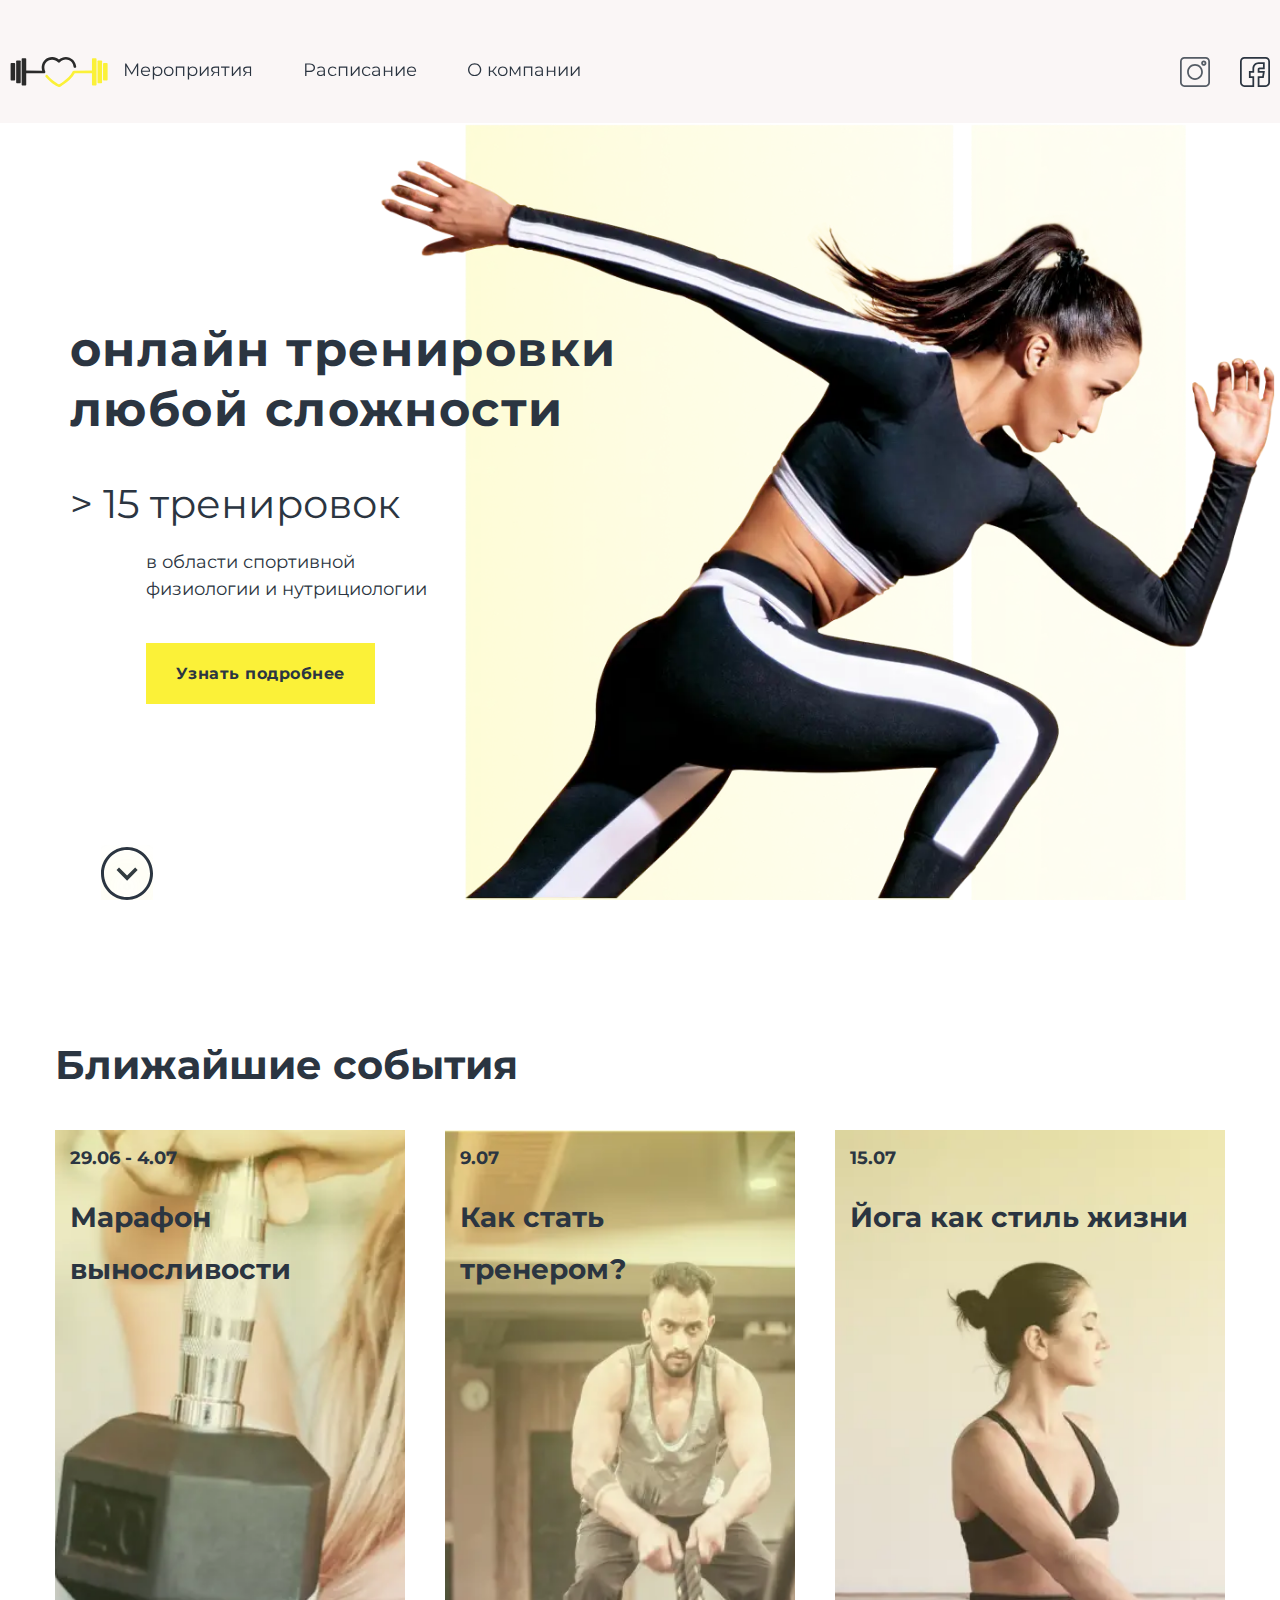
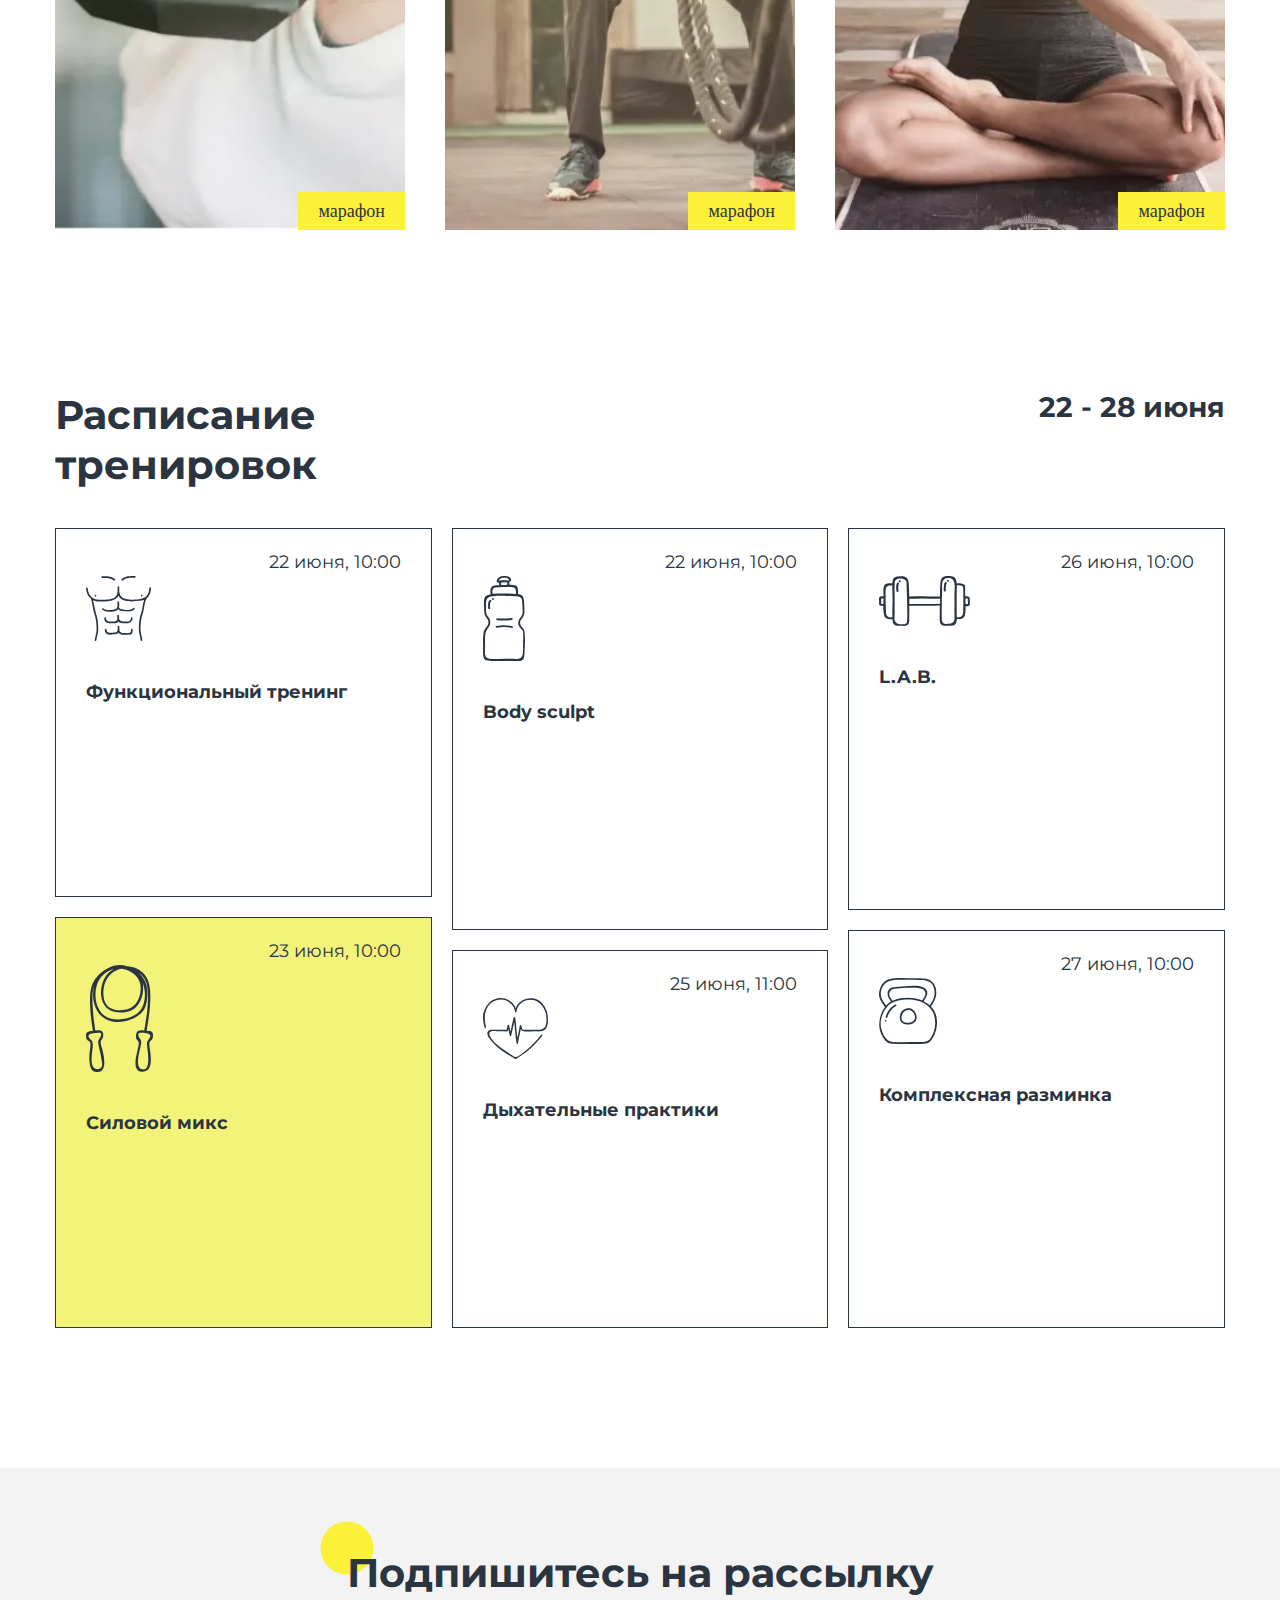
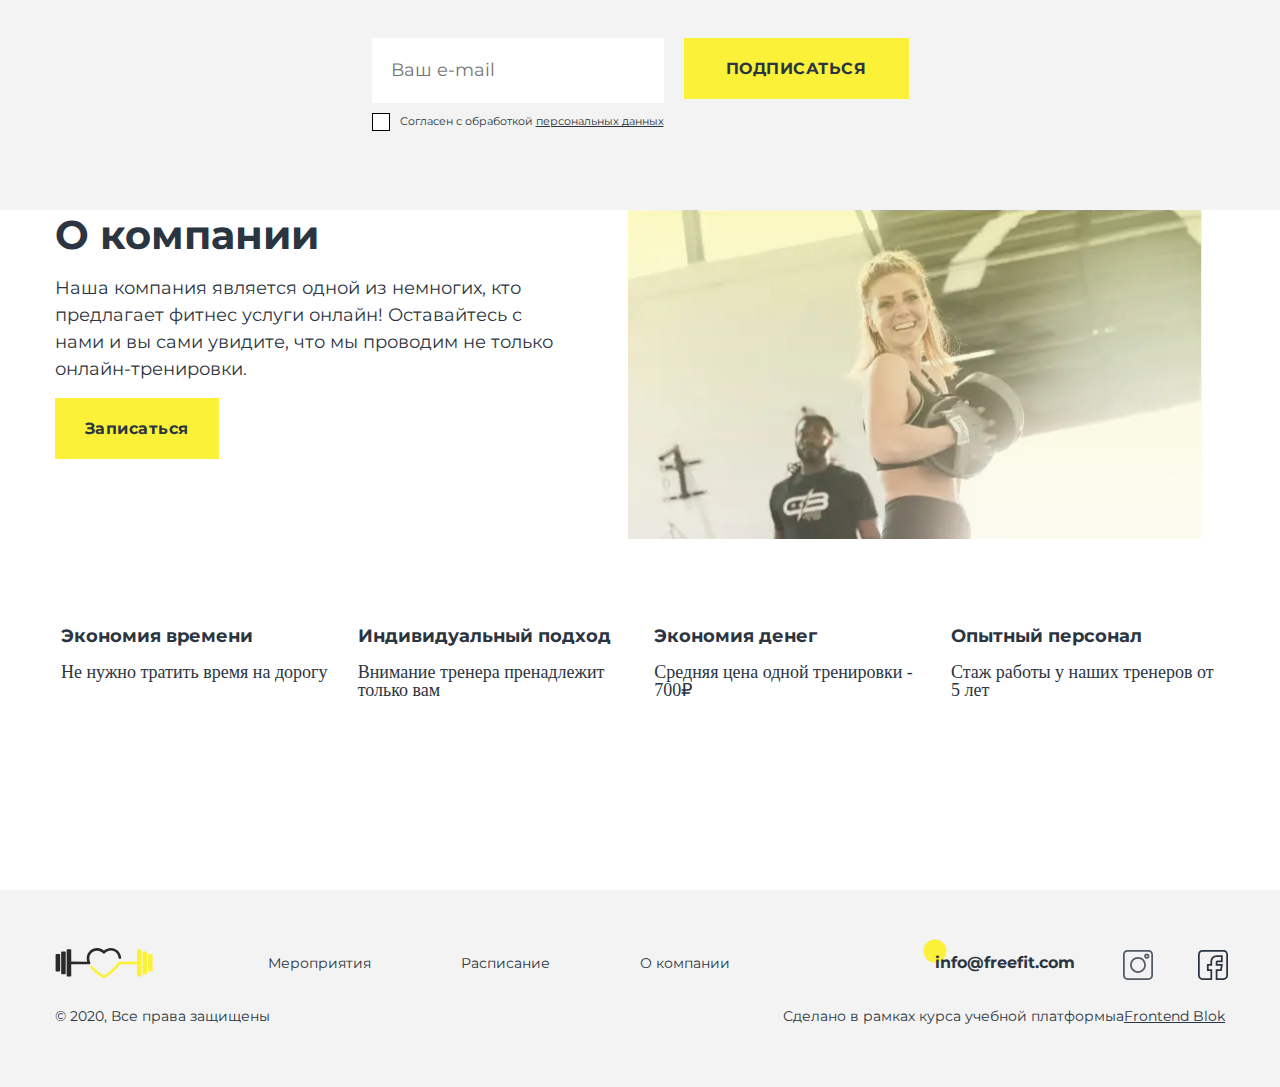
<file: index.html>
<!DOCTYPE html>
<html lang="ru">

<head>
	<title>training</title>
	<meta charset="UTF-8">
	<meta name="format-detection" content="telephone=no">
	<!-- <style>body{opacity: 0;}</style> -->
	<link rel="stylesheet" href="css/style.min.css?_v=20220116131908">
	<link rel="shortcut icon" href="favicon.ico">
	<!-- <meta name="robots" content="noindex, nofollow"> -->
	<meta name="viewport" content="width=device-width, initial-scale=1.0">
</head>

<body>
	<div class="wrapper">
		<header class="header">
			<div class="header__containe-wide">
				<a href="" class="header__logo">
					<img src="img/logo.svg" alt="">
				</a>
				<div class="header__container">
					<div class="header__menu menu">
						<button type="button" class="menu__icon icon-menu"><span></span></button>
						<nav class="menu__body">
							<ul class="menu__list">
								<li class="menu__item"><a data-goto="#near" href="" class="menu__link">Мероприятия</a></li>
								<li class="menu__item"><a data-goto="#sched" href="" class="menu__link">Расписание</a></li>
								<li class="menu__item"><a data-goto="#abou" href="" class="menu__link">О компании</a></li>
							</ul>
							<div datd-da=".menu__body,767.98,4" class="header__socialnone">
								<div class="headr__instanone">
									<a href="" class=""><img src="img/icons/IN.svg" alt=""></a>
								</div>
								<div class="header__fnone"><a href="" class=""></a><img src="img/icons/fasbuk.svg" alt=""></div>

							</div>
							<div datd-da=".menu__body,767.98,4" class="header__buttonnone"><button class="header__b-btn"><span>Узнать
										подробнее</span></button></div>
						</nav>
					</div>
				</div>
				<div class="header__social">
					<div class="headr__i">
						<a href="" class=""><img src="img/icons/IN.svg" alt=""></a>
					</div>
					<div class="headr__f"><a href="" class=""></a><img src="img/icons/fasbuk.svg" alt=""></div>

				</div>
			</div>
		</header>
		<main class="page">
			<div data-fullscreen class="page__full full">
				<div class="full__box">
					<div class="full__container">

						<div class="full__name">
							<h1>онлайн тренировки любой сложности</h1>
						</div>
						<div class="full__arrow">> 15 тренировок</div>
						<div class="full__content">в области спортивной физиологии и нутрициологии</div>
						<div class="full__button-btn">Узнать подробнее</div>





					</div>
					<div class="full__image"><picture><source srcset="img/full/03.webp"type="image/webp"><img src="img/full/03.png" alt=""></picture></div>
				</div>
				<div class="full__icon">
					<img src="img/full/arrow.svg" alt="">
				</div>

			</div>
			<section id="near" class="page__nearest nearest">
				<div class="nearest__container">
					<div class="nearest__title">
						<h2 class="">Ближайшие события</h2>
					</div>
					<div class="nearest__row">
						<div class="nearest__column column-nearest">
							<div class="column-nearest__body">
								<div class="column-nearest__content">
									<div class="column-nearest__date">
										<p>29.06 - 4.07</p>
									</div>
									<div class="column-nearest__slogan">Марафон<br> выносливости</div>
									<div data-popup="#popupmarathon" class="column-nearest__button-btn column-nearest__button-btn_b">Учавствовать </div>
									<div class="column-nearest__litl-button">марафон</div>
									<div data-popup="#popupmarathon" class="column-nearest__plus-button"><picture><source srcset="img/nearest/plus.webp"type="image/webp"><img src="img/nearest/plus.png" alt=""></picture></div>
								</div>
							</div>

							<div class="column-nearest__image"><picture><source srcset="img/nearest/01.webp"type="image/webp"><img src="img/nearest/01.png" alt=""></picture>
							</div>
						</div>
						<div class="nearest__column column-nearest">
							<div class="column-nearest__body">
								<div class="column-nearest__content">
									<div class="column-nearest__date">
										<p>9.07</p>
									</div>
									<div class="column-nearest__slogan">Как стать<br> тренером?</div>
									<div data-popup="#popupmarathon" class="column-nearest__button-btn column-nearest__button-btn_b">Учавствовать </div>
									<div class="column-nearest__litl-button">марафон</div>
									<div data-popup="#popupmarathon" class="column-nearest__plus-button"><picture><source srcset="img/nearest/plus.webp"type="image/webp"><img src="img/nearest/plus.png" alt=""></picture></div>
								</div>
							</div>

							<div class="column-nearest__image"><picture><source srcset="img/nearest/02.webp"type="image/webp"><img src="img/nearest/02.png" alt=""></picture>
							</div>
						</div>
						<div class="nearest__column column-nearest">
							<div class="column-nearest__body">
								<div class="column-nearest__content">
									<div class="column-nearest__date">
										<p>15.07</p>
									</div>
									<div class="column-nearest__slogan">Йога как стиль жизни</div>
									<div data-popup="#popupmarathon" class="column-nearest__button-btn column-nearest__button-btn_b">Учавствовать </div>
									<div class="column-nearest__litl-button">марафон</div>
									<div data-popup="#popupmarathon" class="column-nearest__plus-button"><picture><source srcset="img/nearest/plus.webp"type="image/webp"><img src="img/nearest/plus.png" alt=""></picture></div>
								</div>
							</div>

							<div class="column-nearest__image"><picture><source srcset="img/nearest/03.webp"type="image/webp"><img src="img/nearest/03.png" alt=""></picture>
							</div>
						</div>
					</div>
				</div>

			</section>
			<section id="sched" class="page__schedule schedule">
				<div class="schedule__container">
					<div class="schedule__top">
						<div class="schedule__title">Расписание тренировок</div>
						<div class="schedule__date">22 - 28 июня</div>
					</div>
					<div class="schedule__row">
						<div class="schedule__column ">
							<div class="item-schedule item-schedule_1">
								<div class="item-schedule__body">
									<div class="item-schedule__date">22 июня, 10:00</div>
									<div class="item-schedule__row">
										<div class="item-schedule__icon"><img src="img/icons/body.svg" alt=""></div>
										<div class="item-schedule__column">
											<div class="item-schedule__subtitle">Функциональный тренинг</div>
											<div class="item-schedule__text">Упражнения помогут создать красивый рельеф и прийти в
												спортивную форму.</div>
										</div>

									</div>


									<div class="item-schedule__bacgraund"></div>
								</div>
							</div>
							<div class="item-schedule  item-schedule_color">
								<div class="item-schedule__body">
									<div class="item-schedule__date">23 июня, 10:00</div>
									<div class="item-schedule__row">
										<div class="item-schedule__icon"><img src="img/icons/skakalka.svg" alt=""></div>
										<div class="item-schedule__column">
											<div class="item-schedule__subtitle">Силовой микс</div>
											<div class="item-schedule__text">Упражнения помогут создать красивый рельеф и прийти в
												спортивную форму.</div>
										</div>

									</div>


									<div class="item-schedule__bacgraund"></div>
								</div>
							</div>
						</div>
						<div class="schedule__column ">
							<div class="item-schedule item-schedule_1">
								<div class="item-schedule__body">
									<div class="item-schedule__date">22 июня, 10:00</div>
									<div class="item-schedule__row">
										<div class="item-schedule__icon"><img src="img/icons/bootle.svg" alt=""></div>
										<div class="item-schedule__column">
											<div class="item-schedule__subtitle">Body sculpt</div>
											<div class="item-schedule__text">Упражнения помогут создать красивый рельеф и прийти в
												спортивную форму.</div>
										</div>

									</div>


									<div class="item-schedule__bacgraund"></div>
								</div>
							</div>
							<div class="item-schedule item-schedule_2">
								<div class="item-schedule__body">
									<div class="item-schedule__date">25 июня, 11:00</div>
									<div class="item-schedule__row">
										<div class="item-schedule__icon"><img src="img/icons/heart.svg" alt=""></div>
										<div class="item-schedule__column">
											<div class="item-schedule__subtitle">Дыхательные практики</div>
											<div class="item-schedule__text">Упражнения помогут создать красивый рельеф и прийти в
												спортивную форму.</div>
										</div>

									</div>


									<div class="item-schedule__bacgraund"></div>
								</div>
							</div>
						</div>
						<div class="schedule__column ">
							<div class="item-schedule item-schedule_1">
								<div class="item-schedule__body">
									<div class="item-schedule__date">26 июня, 10:00</div>
									<div class="item-schedule__row">
										<div class="item-schedule__icon"><img src="img/icons/dumbbell.svg" alt=""></div>
										<div class="item-schedule__column">
											<div class="item-schedule__subtitle">L.A.B.</div>
											<div class="item-schedule__text">Упражнения помогут создать красивый рельеф и прийти в
												спортивную форму.</div>
										</div>

									</div>


									<div class="item-schedule__bacgraund"></div>
								</div>
							</div>
							<div class="item-schedule item-schedule_2">
								<div class="item-schedule__body">
									<div class="item-schedule__date">27 июня, 10:00</div>
									<div class="item-schedule__row">
										<div class="item-schedule__icon"><img src="img/icons/weight.svg" alt=""></div>
										<div class="item-schedule__column">
											<div class="item-schedule__subtitle">Комплексная разминка</div>
											<div class="item-schedule__text">Упражнения помогут создать красивый рельеф и прийти в
												спортивную форму.</div>
										</div>

									</div>


									<div class="item-schedule__bacgraund"></div>
								</div>
							</div>
						</div>
					</div>
				</div>
			</section>
			<section class="page__mailing mailing">
				<div class="mailing__container">
					<h3 class="mailing__title"><span>Подпишитесь на рассылку</span> </h3>
					<div class="mailing__row">
						<form action="
						" class="mailing__form form">
							<div class="form__column">
								<div class="form__box">
									<input required autocomplete="off" placeholder="Ваш e-mail" type="e-mail" name="e-mail" id="" class="form__input">
								</div>
								<div class="checkbox">
									<input required id="c_1" data-error="Ошибка" class="checkbox__input" type="checkbox" value="1" name="form[checkbox]
																								name=" form[]">
									<label for="c_1" class="checkbox__label"> Согласен с обработкой
										<a>персональных данных</a></label>
								</div>

							</div>

							<div class="form__button">
								<button required type="submit" class="button-btn"><span>ПОДПИСАТЬСЯ</span></button>
							</div>

						</form>
					</div>
				</div>

			</section>
			<section id="abou" class="page__about about">
				<div class="about__container">
					<div class="about__top">
						<div class="about__column">
							<div class="about__title">О компании</div>
							<div class="about__text">Наша компания является одной из немногих, кто предлагает фитнес услуги
								онлайн! Оставайтесь с нами и вы сами увидите,
								что мы проводим не только онлайн-тренировки.</div>
							<div data-popup="#popupmarathon" class="about__button-btn">Записаться</div>
						</div>
						<div class="about__image"><picture><source srcset="img/about.webp"type="image/webp"><img src="img/about.jpg" alt=""></picture></div>
					</div>
					<div data-da=".about__column, 767.98, 2" class="about__row">
						<div class="about__item">
							<div class="about__subtitle">Экономия времени</div>
							<div class="about__subtext">Не нужно тратить время на дорогу</div>
						</div>
						<div class="about__item">
							<div class="about__subtitle">Индивидуальный подход</div>
							<div class="about__subtext">Внимание тренера пренадлежит только вам</div>
						</div>
						<div class="about__item">
							<div class="about__subtitle">Экономия денег</div>
							<div class="about__subtext">Средняя цена одной тренировки - 700₽</div>
						</div>
						<div class="about__item">
							<div class="about__subtitle">Опытный персонал</div>
							<div class="about__subtext">Стаж работы у наших тренеров от 5 лет</div>
						</div>
					</div>
				</div>
			</section>
		</main>
		<footer class="footer">
			<div class="footer__container">
				<div class="footer__top">
					<a href="" class="footer__logo"><img src="img/logo.svg" alt=""></a>
					<nav class="footer__list">

						<a data-goto="#near" href="" class="footer__link">Мероприятия</a>
						<a data-goto="#sched" href="" class="footer__link">Расписание</a>
						<a data-goto="#abou" href="" class="footer__link">О компании</a>

					</nav>
					<div class="footer__contacts">
						<a href="mailto:info@freefit.com" class="footer__mail">info@freefit.com</a>
						<a href="" class="footer__insta "><img src="img/icons/IN.svg" alt=""></a>
						<a href="" class="footer__fase "><img src="img/icons/fasbuk.svg" alt=""></a>
					</div>
				</div>
				<div class="footer__bottom">
					<div class="footer__kopy">© 2020, Все права защищены</div>
					<div class="footer__end">
						<span>Сделано в рамках курса учебной платформыa </span><a href="">Frontend Blok</a>
					</div>
				</div>
			</div>
		</footer>
	</div>
	<div id="popupmarathon" aria-hidden="true" class="popup">
		<div class="popup__wrapper">
			<div class="popup__content">
				<div data-close type="button" class="popup__close"></div>
				<h3 class="popup__header">Заявка на участие<br>
					«Марафон выносливости»</h3>
				<div class="popup__text">Заполните все поля, и мы пришлем информацию в ближайшее время

				</div>
				<form action="" class="popup__form">

					<input required autocomplete="off" placeholder="Ваш e-mail" class="form__box_p" type="e-mail" name="e-mail" id="">


					<input required autocomplete="off" class="form__box_p" placeholder="Ваш номер телефона" type="number" name="e-mail" id="">

					<div class="form__button_p">
						<button data-close required type="submit" class="button-btn"><span>ОТПРАВИТЬ</span></button>
					</div>
				</form>
			</div>
		</div>
	</div>
	<script src="js/app.min.js?_v=20220116131908"></script>
</body>

</html>
</file>
<file: css/style.min.css>
@charset "UTF-8";@import url(https://fonts.googleapis.com/css?family=Montserrat:regular,italic,500,500italic,600,600italic,700,700italic,800,800italic&display=swap);[class*=_icon-]:before{font-family:icons;font-style:normal;font-weight:400;font-variant:normal;text-transform:none;line-height:1;-webkit-font-smoothing:antialiased;-moz-osx-font-smoothing:grayscale}[class*=_icon-]:before{display:block}._icon-arrow:before{content:"\e900"}._icon-body:before{content:"\e901"}._icon-bootle:before{content:"\e902"}._icon-cikl:before{content:"\e903"}._icon-dumbbell:before{content:"\e904"}._icon-fasbuk:before{content:"\e905"}._icon-heart:before{content:"\e906"}._icon-IN:before{content:"\e907"}._icon-logo:before{content:"\e908"}._icon-plus:before{content:"\e909"}._icon-serdce:before{content:"\e90a"}._icon-skakalka:before{content:"\e90b"}._icon-ticket:before{content:"\e90c"}._icon-weight:before{content:"\e90d"}*{padding:0;margin:0;border:0}*,:after,:before{-webkit-box-sizing:border-box;box-sizing:border-box}body,html{height:100%;min-width:320px}body{color:#2b3541;line-height:1;font-family:"";font-size:1.125rem;-ms-text-size-adjust:100%;-moz-text-size-adjust:100%;-webkit-text-size-adjust:100%;-webkit-font-smoothing:antialiased;-moz-osx-font-smoothing:grayscale}button,input,textarea{font-family:"";font-size:inherit}button{cursor:pointer;color:inherit;background-color:inherit}a{color:inherit}a:link,a:visited{text-decoration:none}a:hover{text-decoration:none}ul li{list-style:none}img{vertical-align:top}h1,h2,h3,h4,h5,h6{font-weight:inherit;font-size:inherit}.lock body{overflow:hidden;-ms-touch-action:none;touch-action:none}.wrapper{min-height:100%;display:-webkit-box;display:-ms-flexbox;display:flex;-webkit-box-orient:vertical;-webkit-box-direction:normal;-ms-flex-direction:column;flex-direction:column;overflow:hidden}.wrapper>main{-webkit-box-flex:1;-ms-flex:1 1 auto;flex:1 1 auto}.wrapper>*{min-width:0}[class*=__container]{max-width:73.125rem;-webkit-box-sizing:content-box;box-sizing:content-box;margin:0 auto;padding:0 .9375rem}body::after{content:"";background-color:rgba(0,0,0,.5);position:fixed;width:100%;height:100%;top:0;left:0;opacity:0;-webkit-transition:opacity .8s ease 0s;-o-transition:opacity .8s ease 0s;transition:opacity .8s ease 0s;pointer-events:none;z-index:149}body.popup-show::after{opacity:1}.popup{position:fixed;top:0;left:0;bottom:0;right:0;padding:30px 10px;-webkit-transition:visibility .8s ease 0s;-o-transition:visibility .8s ease 0s;transition:visibility .8s ease 0s;visibility:hidden;pointer-events:none}.popup_show{z-index:150;visibility:visible;overflow:auto;pointer-events:auto}.popup_show .popup__content{visibility:visible;-webkit-transform:scale(1);-ms-transform:scale(1);transform:scale(1)}.popup__wrapper{display:-webkit-box;display:-ms-flexbox;display:flex;-webkit-box-orient:vertical;-webkit-box-direction:normal;-ms-flex-direction:column;flex-direction:column;-webkit-box-align:center;-ms-flex-align:center;align-items:center;min-height:100%;-webkit-box-flex:1;-ms-flex:1 1 auto;flex:1 1 auto;width:100%;display:flex;-webkit-box-pack:center;-ms-flex-pack:center;justify-content:center;align-items:center}.popup__content{visibility:hidden;-webkit-transform:scale(0);-ms-transform:scale(0);transform:scale(0);-webkit-transition:-webkit-transform .3s ease 0s;transition:-webkit-transform .3s ease 0s;-o-transition:transform .3s ease 0s;transition:transform .3s ease 0s;transition:transform .3s ease 0s,-webkit-transform .3s ease 0s;background-color:#eee;width:100%;max-width:600px;margin:0 auto}.lock .popup__content{visibility:visible}.popup__content{text-align:center}.popup__close{position:absolute;top:39px;right:29px;display:block;width:30px;height:18px;cursor:pointer;z-index:50}.popup__close span,.popup__close::after,.popup__close::before{content:"";-webkit-transition:all .3s ease 0s;-o-transition:all .3s ease 0s;transition:all .3s ease 0s;left:0;position:absolute;width:100%;height:2px;background-color:#fff}.popup__close::before{top:0}.popup__close::after{bottom:0}.popup__close span{top:calc(50% - 1px)}.popup_show .popup__close span{-webkit-transform:scale(0);-ms-transform:scale(0);transform:scale(0)}.popup_show .popup__close::before{-webkit-transform:rotate(-45deg);-ms-transform:rotate(-45deg);transform:rotate(-45deg);top:calc(50% - 1px);background-color:#000}.popup_show .popup__close::after{-webkit-transform:rotate(45deg);-ms-transform:rotate(45deg);transform:rotate(45deg);bottom:calc(50% - 1px);background-color:#000}.popup__header{position:relative;font-family:Montserrat;font-style:normal;font-weight:700;line-height:35px;letter-spacing:0;text-align:center}.popup__header::before{content:"";position:absolute;top:-1;left:1;z-index:-1;background-color:#fbf138;border-radius:50%;height:53px;width:53px;-webkit-transform:translate(-50%,-50%);-ms-transform:translate(-50%,-50%);transform:translate(-50%,-50%)}.popup__text{font-family:Montserrat;font-style:normal;font-weight:400;line-height:27px;letter-spacing:0;text-align:center}.form__box_p{font-family:Montserrat;font-size:18px;font-style:normal;font-weight:400;line-height:27px;letter-spacing:0;text-align:left;padding:19px;width:100%;background-color:#fff;margin-bottom:10px}.form__box_p:focus{background-color:#fff;border:none;border:hidden}.form__box_p:focus{border:none;outline:0}.form__input_p:focus{background-color:#fff;border:none;border:hidden}.form__input_p:focus{border:none;outline:0}[data-fullscreen]{min-height:100vh}.touch [data-fullscreen]{min-height:calc(var(--vh,1vh) * 100)}[class*=-ibg]{position:relative}[class*=-ibg] img{position:absolute;width:100%;height:100%;top:0;left:0;-o-object-fit:cover;object-fit:cover}[class*=-ibg_contain] img{-o-object-fit:contain;object-fit:contain}[class*=-btn]{display:inline-block;padding:20px 30px;font-family:Montserrat;font-style:normal;font-weight:700;line-height:1.3333333333;letter-spacing:.03em;text-align:center;background-color:#fbf138;color:#2b3541}[class*=-btn]:hover{color:#fbf138;background-color:#2b3541}[class*=__title]{font-family:Montserrat;font-size:40px;font-style:normal;font-weight:700;line-height:50px;letter-spacing:0;text-align:left;color:#2b3541}.header{position:fixed;top:0;left:0;width:100%;z-index:100;background-color:rgba(248,244,244,.781)}.header__containe-wide{position:relative;max-width:1817px;display:-webkit-box;display:-ms-flexbox;display:flex;-webkit-box-pack:justify;-ms-flex-pack:justify;justify-content:space-between;-webkit-box-align:center;-ms-flex-align:center;align-items:center}.header__logo{position:relative;z-index:5}.header__logo:hover{-webkit-transition:all .3s ease 0s;-o-transition:all .3s ease 0s;transition:all .3s ease 0s;-webkit-transform:scale(110%);-ms-transform:scale(110%);transform:scale(110%)}.header__container{-webkit-box-flex:1;-ms-flex:1 1 auto;flex:1 1 auto}.header__socialnone{position:absolute;display:none}.header__buttonnone{position:absolute;display:none}.header__b-btn{width:100%}.header__social{display:-webkit-box;display:-ms-flexbox;display:flex}.menu__icon{position:absolute}.menu__list{display:-webkit-box;display:-ms-flexbox;display:flex;-webkit-box-pack:start;-ms-flex-pack:start;justify-content:start;-webkit-box-align:center;-ms-flex-align:center;align-items:center;z-index:3}.menu__link{color:#2b3541;font-family:Montserrat;font-size:18px;font-style:normal;font-weight:400;line-height:27px;letter-spacing:0;text-align:left}.menu__link:hover{cursor:pointer;text-decoration:underline;-webkit-transition:all .3s ease 0s;-o-transition:all .3s ease 0s;transition:all .3s ease 0s}.headr:hover{-webkit-transition:all .3s ease 0s;-o-transition:all .3s ease 0s;transition:all .3s ease 0s;-webkit-transform:scale(110%);-ms-transform:scale(110%);transform:scale(110%)}.headr__f:hover{cursor:pointer;-webkit-transition:all .3s ease 0s;-o-transition:all .3s ease 0s;transition:all .3s ease 0s;-webkit-transform:scale(110%);-ms-transform:scale(110%);transform:scale(110%)}.headr__i:hover{-webkit-transition:all .3s ease 0s;-o-transition:all .3s ease 0s;transition:all .3s ease 0s;-webkit-transform:scale(110%);-ms-transform:scale(110%);transform:scale(110%)}.icon-menu{display:none}.footer{background-color:#f3f3f3;padding-top:58px;padding-bottom:40px}.footer__top{display:-webkit-box;display:-ms-flexbox;display:flex;-webkit-box-pack:justify;-ms-flex-pack:justify;justify-content:space-between;margin-bottom:28px}.footer__logo{-webkit-box-flex:0;-ms-flex:0 1 97px;flex:0 1 97px}.footer__list{-webkit-box-flex:0;-ms-flex:0 1 auto;flex:0 1 auto;display:-webkit-box;display:-ms-flexbox;display:flex;-webkit-box-pack:justify;-ms-flex-pack:justify;justify-content:space-between;-webkit-box-align:center;-ms-flex-align:center;align-items:center}.footer__link{font-family:Montserrat;font-style:normal;font-weight:400;line-height:21px;letter-spacing:0;text-align:center}.footer__contacts{-webkit-box-flex:0;-ms-flex:0 1 290px;flex:0 1 290px;display:-webkit-box;display:-ms-flexbox;display:flex;-webkit-box-pack:justify;-ms-flex-pack:justify;justify-content:space-between;-webkit-box-align:center;-ms-flex-align:center;align-items:center}.footer__mail{position:relative;z-index:3;font-family:Montserrat;font-style:normal;font-weight:700;line-height:24px;letter-spacing:0}.footer__mail::before{content:"";position:absolute;top:-1;left:1;z-index:-1;background-color:#fbf138;border-radius:50%;height:23px;width:23px;-webkit-transform:translate(-50%,-50%);-ms-transform:translate(-50%,-50%);transform:translate(-50%,-50%)}.footer__insta{width:27px;height:27px}.footer__fase{width:27px;height:27px}.footer__bottom{display:-webkit-box;display:-ms-flexbox;display:flex;-webkit-box-pack:justify;-ms-flex-pack:justify;justify-content:space-between}.footer__kopy{-webkit-box-flex:0;-ms-flex:0 1 215;flex:0 1 215;max-width:220px;font-family:Montserrat;font-style:normal;font-weight:400;line-height:21px;letter-spacing:0;text-align:left;margin:0 0 20px 0}.footer__end{-webkit-box-flex:1;-ms-flex:1 0 auto;flex:1 0 auto;display:-webkit-box;display:-ms-flexbox;display:flex;-webkit-box-pack:end;-ms-flex-pack:end;justify-content:end;min-width:500px;font-family:Montserrat;font-style:normal;font-weight:400;line-height:21px;letter-spacing:0;text-align:center}.footer__end a{text-decoration:underline}.footer__end:hover{color:#000}.full{position:relative;min-height:100vh;display:-webkit-box;display:-ms-flexbox;display:flex}.full__box{position:relative;-webkit-box-flex:1;-ms-flex:1 0 100;flex:1 0 100;width:100%;display:-webkit-box;display:-ms-flexbox;display:flex}.full__image{position:absolute;top:0;left:15%;height:100%;width:100%;overflow:hidden}.full__image img{position:absolute;width:100%;height:100%;top:0;left:0;-o-object-fit:contain;object-fit:contain}.full__image::before{content:"";opacity:0;background:-webkit-gradient(linear,left top,right top,from(#fefcfe),color-stop(10%,#fefcfe),color-stop(10%,#fbf138),color-stop(65%,rgba(253,249,182,.45)),color-stop(65%,#fefcfe),color-stop(68%,#fefcfe),color-stop(68%,#fdf9b6),color-stop(90%,rgba(253,249,182,.7)),color-stop(90%,#fefcfe),to(#fefcfe));background:-o-linear-gradient(left,#fefcfe 0,#fefcfe 10%,#fbf138 10%,rgba(253,249,182,.45) 65%,#fefcfe 65%,#fefcfe 68%,#fdf9b6 68%,rgba(253,249,182,.7) 90%,#fefcfe 90%,#fefcfe 100%);background:linear-gradient(90deg,#fefcfe 0,#fefcfe 10%,#fbf138 10%,rgba(253,249,182,.45) 65%,#fefcfe 65%,#fefcfe 68%,#fdf9b6 68%,rgba(253,249,182,.7) 90%,#fefcfe 90%,#fefcfe 100%)}.full__container{-webkit-box-flex:0;-ms-flex:0 0 100%;flex:0 0 100%;width:100%;position:relative;z-index:1;display:-webkit-box;display:-ms-flexbox;display:flex;-webkit-box-orient:vertical;-webkit-box-direction:normal;-ms-flex-direction:column;flex-direction:column;-webkit-box-pack:center;-ms-flex-pack:center;justify-content:center;-webkit-box-align:start;-ms-flex-align:start;align-items:start}.full__name{font-family:Montserrat;font-style:normal;font-weight:700;line-height:1.25;letter-spacing:.03em;text-align:left;color:#2b3541;color:#2b3541}.full__arrow{font-family:Montserrat;font-size:40px;font-style:normal;font-weight:400;max-width:676px;line-height:1.25;letter-spacing:0;text-align:left;color:#2b3541}.full__content{font-family:Montserrat;font-size:18px;font-style:normal;font-weight:400;line-height:1.5;letter-spacing:0;text-align:left;color:#2b3541;max-width:297px}.full__icon{position:absolute;bottom:0;-webkit-transform:translate(0,0);-ms-transform:translate(0,0);transform:translate(0,0);left:10px;height:55px;width:52px}.nearest__row{display:-webkit-box;display:-ms-flexbox;display:flex;-webkit-box-pack:justify;-ms-flex-pack:justify;justify-content:space-between}.nearest__column{-webkit-box-flex:0;-ms-flex:0 1 33.333%;flex:0 1 33.333%}.nearest__column:not(:last-child){max-width:350px}.column-nearest{position:relative}.column-nearest__body{position:relative;color:#2b3541;z-index:1}.column-nearest__body:hover .column-nearest__button-btn_b{opacity:1;-webkit-transition:all .3s ease 0s;-o-transition:all .3s ease 0s;transition:all .3s ease 0s}.column-nearest__body:hover .column-nearest__litl-button{opacity:0;-webkit-transform:scale(110%);-ms-transform:scale(110%);transform:scale(110%);-webkit-transition:all .3s ease 0s;-o-transition:all .3s ease 0s;transition:all .3s ease 0s}.column-nearest__body:hover{background-color:rgba(251,241,56,.288)}.column-nearest__date{position:relative;z-index:1;font-family:Montserrat;font-size:18px;font-style:normal;font-weight:700;line-height:27px;letter-spacing:0;text-align:left}.column-nearest__slogan{position:relative;z-index:1;font-family:Montserrat;font-style:normal;font-weight:700;line-height:1.8421052632;letter-spacing:0;text-align:left}.column-nearest__litl-button{position:absolute;z-index:1;bottom:0;right:0;display:inline-block;padding:10px 20px;opacity:1;background-color:#fbf138}.column-nearest__plus-button{position:absolute;z-index:1;bottom:0;right:0;height:24px;width:24px;opacity:0;background-color:#2b3541}.column-nearest__plus-button:hover{-webkit-transform:scale(110%);-ms-transform:scale(110%);transform:scale(110%);-webkit-transition:all .3s ease 0s;-o-transition:all .3s ease 0s;transition:all .3s ease 0s}.column-nearest__image img{position:absolute;width:100%;height:100%;top:0;left:0;-o-object-fit:cover;object-fit:cover}.column-nearest__button-btn_b{position:relative;padding:5px;opacity:0;color:#fbf138;z-index:1;background-color:#2b3541;cursor:pointer}.schedule{-webkit-transition:all .7s ease 0s;-o-transition:all .7s ease 0s;transition:all .7s ease 0s;visibility:visible;transition:all .7s ease 0s}.schedule__container{-webkit-transition:all .7s ease 0s;-o-transition:all .7s ease 0s;transition:all .7s ease 0s;visibility:visible}.schedule__top{-webkit-transition:all .7s ease 0s;-o-transition:all .7s ease 0s;transition:all .7s ease 0s;display:-webkit-box;display:-ms-flexbox;display:flex;-webkit-box-pack:justify;-ms-flex-pack:justify;justify-content:space-between;visibility:visible;transition:all .7s ease 0s}.schedule__title{-webkit-transition:all .7s ease 0s;-o-transition:all .7s ease 0s;transition:all .7s ease 0s;-webkit-box-flex:0;-ms-flex:0 0 360px;flex:0 0 360px;transition:all .7s ease 0s}.schedule__date{-webkit-transition:all .7s ease 0s;-o-transition:all .7s ease 0s;transition:all .7s ease 0s;font-family:Montserrat;font-size:28px;font-style:normal;font-weight:700;line-height:35px;letter-spacing:0;text-align:left;transition:all .7s ease 0s}.schedule__row{-webkit-transition:all .7s ease 0s;-o-transition:all .7s ease 0s;transition:all .7s ease 0s;display:-webkit-box;display:-ms-flexbox;display:flex;margin:0 -10px;-ms-flex-wrap:wrap;flex-wrap:wrap;visibility:visible;transition:all .7s ease 0s}.schedule__column{-webkit-transition:all .7s ease 0s;-o-transition:all .7s ease 0s;transition:all .7s ease 0s;-webkit-box-flex:0;-ms-flex:0 1 33.333%;flex:0 1 33.333%;display:-webkit-box;display:-ms-flexbox;display:flex;-webkit-box-orient:vertical;-webkit-box-direction:normal;-ms-flex-direction:column;flex-direction:column;padding:0 10px;visibility:visible;transition:all .7s ease 0s}.item-schedule{-webkit-transition:all .7s ease 0s;-o-transition:all .7s ease 0s;transition:all .7s ease 0s;-webkit-box-flex:1;-ms-flex:1 1 auto;flex:1 1 auto;border:1px solid #2b3541;padding:20px 30px;visibility:visible;transition:all .7s ease 0s}.item-schedule:hover .item-schedule__text{-webkit-transition:all .7s ease 0s;-o-transition:all .7s ease 0s;transition:all .7s ease 0s;opacity:1;position:relative;-webkit-transform:scale(100%);-ms-transform:scale(100%);transform:scale(100%);transition:all .7s ease 0s}.item-schedule__body{-webkit-transition:all .7s ease 0s;-o-transition:all .7s ease 0s;transition:all .7s ease 0s;display:-webkit-box;display:-ms-flexbox;display:flex;-webkit-box-orient:vertical;-webkit-box-direction:normal;-ms-flex-direction:column;flex-direction:column;-webkit-box-pack:justify;-ms-flex-pack:justify;justify-content:space-between;visibility:visible;transition:all .7s ease 0s}.item-schedule__date{-webkit-transition:all .7s ease 0s;-o-transition:all .7s ease 0s;transition:all .7s ease 0s;-webkit-box-flex:0;-ms-flex:0 0 auto;flex:0 0 auto;text-align:right;font-family:Montserrat;font-size:18px;font-style:normal;font-weight:400;line-height:27px;letter-spacing:0;visibility:visible;transition:all .7s ease 0s}.item-schedule__row{-webkit-transition:all .7s ease 0s;-o-transition:all .7s ease 0s;transition:all .7s ease 0s;display:-webkit-box;display:-ms-flexbox;display:flex;-webkit-box-orient:vertical;-webkit-box-direction:normal;-ms-flex-direction:column;flex-direction:column;-webkit-box-align:start;-ms-flex-align:start;align-items:flex-start;visibility:visible;transition:all .7s ease 0s}.item-schedule__icon{-webkit-transition:all .7s ease 0s;-o-transition:all .7s ease 0s;transition:all .7s ease 0s;transition:all .7s ease 0s}.item-schedule__column{-webkit-transition:all .7s ease 0s;-o-transition:all .7s ease 0s;transition:all .7s ease 0s;display:-webkit-box;display:-ms-flexbox;display:flex;-webkit-box-orient:vertical;-webkit-box-direction:normal;-ms-flex-direction:column;flex-direction:column;min-height:215px;visibility:visible;transition:all .7s ease 0s}.item-schedule__subtitle{-webkit-transition:all .7s ease 0s;-o-transition:all .7s ease 0s;transition:all .7s ease 0s;text-align:left;font-family:Montserrat;font-size:18px;font-style:normal;font-weight:700;line-height:23px;letter-spacing:0;text-align:left;padding:20px 0;transition:all .7s ease 0s}.item-schedule__text{-webkit-transition:all .7s ease 0s;-o-transition:all .7s ease 0s;transition:all .7s ease 0s;font-family:Montserrat;font-size:18px;font-style:normal;font-weight:400;line-height:27px;letter-spacing:0;text-align:left;position:absolute;-webkit-transform:scale(0);-ms-transform:scale(0);transform:scale(0);transition:all .7s ease 0s}.item-schedule_color{background-color:#f3f379;-webkit-transition:all .7s ease 0s;-o-transition:all .7s ease 0s;transition:all .7s ease 0s}.page{-webkit-transition:all .7s ease 0s;-o-transition:all .7s ease 0s;transition:all .7s ease 0s}.page__mailing{-webkit-transition:all .7s ease 0s;-o-transition:all .7s ease 0s;transition:all .7s ease 0s}.mailing{-webkit-transition:all .7s ease 0s;-o-transition:all .7s ease 0s;transition:all .7s ease 0s;background-color:#f3f3f3}.mailing__container{-webkit-transition:all .7s ease 0s;-o-transition:all .7s ease 0s;transition:all .7s ease 0s}.mailing__title{-webkit-transition:all .7s ease 0s;-o-transition:all .7s ease 0s;transition:all .7s ease 0s;text-align:center;position:relative;z-index:3}.mailing__title span{position:relative}.mailing__title span::before{content:"";position:absolute;top:2;left:2;z-index:-1;background-color:#fbf138;border-radius:50%;height:53px;width:53px;top:0;-webkit-transform:translate(-50%,-50%);-ms-transform:translate(-50%,-50%);transform:translate(-50%,-50%)}.mailing__form{display:-webkit-box;display:-ms-flexbox;display:flex;-webkit-box-pack:center;-ms-flex-pack:center;justify-content:center;-webkit-column-gap:20px;-moz-column-gap:20px;column-gap:20px;-ms-flex-wrap:wrap;flex-wrap:wrap}.form__column{-webkit-box-flex:0;-ms-flex:0 0 auto;flex:0 0 auto}.form__box{margin-bottom:10px}.form__box:focus{border:none;outline:0}.form__input{width:100%;font-family:Montserrat;font-size:18px;font-style:normal;font-weight:400;line-height:27px;letter-spacing:0;text-align:left;padding:19px;background-color:#fff}.form__input:focus{border:none;outline:0}.form__input input:focus{border:none;outline:0}.form__button{-webkit-box-flex:0;-ms-flex:0 0 225px;flex:0 0 225px}.checkbox{display:-webkit-box;display:-ms-flexbox;display:flex;gap:5px}.checkbox__input{position:relative;top:0;left:0;opacity:1}.checkbox__input:checked.checkbox__input::after{opacity:1}.checkbox__input::before{content:"";width:18px;height:18px;position:absolute;top:0;left:0;opacity:1;background-color:#fff;border:1px solid #000}.checkbox__input::after{content:"";width:18px;height:18px;position:absolute;top:0;left:0;opacity:0;background:#000 url(../img/icons/check.svg) 2px 2px no-repeat}.checkbox__input:checked.checkbox__input::after{opacity:1}.checkbox__label{padding-left:10px;font-family:Montserrat;font-size:11px;font-style:normal;font-weight:400;line-height:17px;letter-spacing:0;text-align:left;color:#2b3541}.checkbox__label a{text-decoration:underline;color:#2b3541;cursor:pointer}.checkbox__label a:hover{color:#000}.button-btn{width:100%}.about__top{display:-webkit-box;display:-ms-flexbox;display:flex}.about__column{-webkit-box-flex:0;-ms-flex:0 1 49%;flex:0 1 49%}.about__text{font-family:Montserrat;font-size:18px;font-style:normal;font-weight:400;line-height:27px;letter-spacing:0;text-align:left}r .about__button-btn{display:inline-block;width:100%}.about__image{-webkit-box-flex:0;-ms-flex:0 1 49%;flex:0 1 49%;position:relative}.about__image img{position:absolute;width:100%;height:100%;top:0;left:0;-o-object-fit:cover;object-fit:cover}.about__row{display:-webkit-box;display:-ms-flexbox;display:flex;-webkit-box-pack:justify;-ms-flex-pack:justify;justify-content:space-between;margin-bottom:25px}.about__item{-webkit-box-flex:0;-ms-flex:0 1 25%;flex:0 1 25%;max-width:280px;padding:6px}.about__item:not(:last-child){margin-bottom:20px}.about__subtitle{font-family:Montserrat;font-size:18px;font-style:normal;font-weight:700;line-height:23px;letter-spacing:0;text-align:left;margin-bottom:15px}.about____subtext{font-family:Montserrat;font-size:18px;font-style:normal;font-weight:400;line-height:27px;letter-spacing:0;text-align:left}@media (min-width:75em){.popup__content{padding:3.125rem}.popup__header{font-size:1.75rem}.popup__header{margin-bottom:1.125rem}.popup__header{padding-top:1.25rem}.popup__header{width:26.25rem}.popup__text{font-size:1.125rem}.popup__text{width:26.25rem}.popup__text{margin-bottom:2.5rem}.form__box_p{margin-bottom:1.25rem}.form__button_p{margin-top:2.5rem}.form__button_p{padding-bottom:1.875rem}[class*=-btn]{font-size:1rem}.header{padding-top:2.9375rem}.header{padding-bottom:1.8125rem}.header__containe-wide{padding:.625rem}.header__logo{height:1.6875rem}.header__menu{height:1.6875rem}.header__social{height:1.6875rem}.menu__item:not(:last-child){margin-right:3.125rem}.headr__i{margin-right:1.875rem}.footer__list{margin-left:-5.625rem}.footer__link:not(:last-child){margin-right:5.625rem}.footer__link{font-size:.875rem}.footer__mail{font-size:1rem}.footer__kopy{font-size:.875rem}.footer__end{font-size:.875rem}.full{padding-top:7.6875rem}.full__name{padding-left:.9375rem}.full__name{font-size:3rem}.full__name{max-width:42.25rem}.full__name{margin-bottom:2.5rem}.full__arrow{font-size:2.5rem}.full__arrow{margin-bottom:1.25rem}.full__arrow{padding-left:.9375rem}.full__content{font-size:1.125rem}.full__content{margin-bottom:2.5rem}.full__content{margin-left:5.6875rem}.full__button-btn{margin-left:5.6875rem}.full__icon{margin-left:5.6875rem}.nearest{padding-top:8.75rem}.nearest__title{margin-bottom:2.5rem}.nearest__row{-webkit-column-gap:.9375rem;-moz-column-gap:.9375rem;column-gap:.9375rem}.column-nearest__body{min-height:43.75rem}.column-nearest__date{margin-bottom:1.25rem}.column-nearest__slogan{font-size:1.75rem}.column-nearest__slogan{margin-bottom:2.5rem}.column-nearest__content{padding:.9375rem}.schedule{padding-top:10rem}.schedule{padding-bottom:8.75rem}.schedule__top{margin-bottom:2.375rem}.item-schedule:not(:last-child){margin-bottom:1.25rem}.item-schedule__icon{margin-bottom:1.25rem}.item-schedule__text{margin-top:1.25rem}.mailing{padding-top:5rem}.mailing{padding-bottom:5rem}.mailing__title{margin-bottom:2.5rem}.about{padding-bottom:8.75rem}.about__top{margin-bottom:5rem}.about__column{padding-right:3.75rem}.about__column{margin-bottom:5rem}.about__title{margin-bottom:.9375rem}.about__text{margin-bottom:.9375rem}}@media (max-width:550px){.nearest__column{-webkit-box-flex:0;-ms-flex:0 1 48%;flex:0 1 48%}.nearest__column:last-child{-webkit-box-flex:0;-ms-flex:0 0 100%;flex:0 0 100%}}@media (max-width:400px){.nearest__column{-webkit-box-flex:0;-ms-flex:0 1 47%;flex:0 1 47%}.nearest__column:last-child{-webkit-box-flex:0;-ms-flex:0 1 100%;flex:0 1 100%}}@media (max-width:20em){.popup__content{padding:.625rem}.popup__header{font-size:1rem}.popup__header{margin-bottom:.9375rem}.popup__header{padding-top:1.25rem}.popup__header{width:14.375rem}.popup__text{font-size:1rem}.popup__text{width:14.375rem}.popup__text{margin-bottom:1.875rem}.form__box_p{margin-bottom:.9375rem}.form__button_p{margin-top:1.875rem}.form__button_p{padding-bottom:1.875rem}[class*=-btn]{font-size:.875rem}.header{padding-top:1.5625rem}.header{padding-bottom:1.5rem}.header__containe-wide{padding:.3125rem}.header__logo{height:1.6875rem}.header__menu{height:1.625rem}.header__social{height:1.625rem}.menu__item:not(:last-child){margin-right:.625rem}.headr__i{margin-right:1.25rem}.footer__list{margin-left:1.25rem}.footer__link:not(:last-child){margin-right:.9375rem}.footer__link{font-size:.75rem}.footer__mail{font-size:.75rem}.footer__kopy{font-size:.625rem}.footer__end{font-size:.625rem}.full{padding-top:6.5625rem}.full__name{padding-left:.625rem}.full__name{font-size:1.625rem}.full__name{max-width:18.75rem}.full__name{margin-bottom:1.875rem}.full__arrow{font-size:1.625rem}.full__arrow{margin-bottom:.9375rem}.full__arrow{padding-left:.625rem}.full__content{font-size:1rem}.full__content{margin-bottom:2.5rem}.full__content{margin-left:3.125rem}.full__button-btn{margin-left:3.125rem}.full__icon{margin-left:3.125rem}.nearest{padding-top:2.1875rem}.nearest__title{margin-bottom:1.875rem}.nearest__row{-webkit-column-gap:.3125rem;-moz-column-gap:.3125rem;column-gap:.3125rem}.column-nearest__body{min-height:19.375rem}.column-nearest__date{margin-bottom:.9375rem}.column-nearest__slogan{font-size:.875rem}.column-nearest__slogan{margin-bottom:1.875rem}.column-nearest__content{padding:.3125rem}.schedule{padding-top:7.5rem}.schedule{padding-bottom:6.25rem}.schedule__top{margin-bottom:1.25rem}.item-schedule:not(:last-child){margin-bottom:.625rem}.item-schedule__icon{margin-bottom:.625rem}.item-schedule__text{margin-top:1.25rem}.mailing{padding-top:3.75rem}.mailing{padding-bottom:3.75rem}.mailing__title{margin-bottom:1.875rem}.about{padding-bottom:4.375rem}.about__top{margin-bottom:2.8125rem}.about__column{padding-right:.625rem}.about__column{margin-bottom:2.8125rem}.about__title{margin-bottom:.9375rem}.about__text{margin-bottom:.9375rem}}@media (max-width:320px){.full__image{height:58%;top:-10%}}@media (max-width:61.99875em){.footer__list{margin:0}.footer__contacts{-webkit-box-flex:0;-ms-flex:0 1 230px;flex:0 1 230px}.about__top{-ms-flex-wrap:wrap;flex-wrap:wrap}.about__row{-ms-flex-wrap:wrap;flex-wrap:wrap}.about__item{-webkit-box-flex:1;-ms-flex:1 1 50%;flex:1 1 50%;max-width:480px}}@media (max-width:47.99875em){.popup__content{max-width:360px}.form__box_p{max-width:21.25rem}.touch [data-fullscreen]{-webkit-transition:height .2s;-o-transition:height .2s;transition:height .2s}.header__socialnone{position:relative;display:-webkit-box;display:-ms-flexbox;display:flex;-webkit-box-pack:end;-ms-flex-pack:end;justify-content:flex-end;margin:0 0 30px 0;-webkit-column-gap:20px;-moz-column-gap:20px;column-gap:20px}.header__buttonnone{position:relative;background-color:rgba(43,53,65,.4);height:135px;display:-webkit-box;display:-ms-flexbox;display:flex;-webkit-box-pack:center;-ms-flex-pack:center;justify-content:center;-webkit-box-align:center;-ms-flex-align:center;align-items:center}.menu__body{position:fixed;width:100%;top:0;left:-120%;-webkit-transition:all .3s ease 0s;-o-transition:all .3s ease 0s;transition:all .3s ease 0s;z-index:2;background-color:#f3f3f3;height:120%;padding-top:93px;overflow:auto;padding:10px 10px 100px 10px}.menu-open .menu__body{top:0;left:0;-webkit-transition:all .3s ease 0s;-o-transition:all .3s ease 0s;transition:all .3s ease 0s;height:120%}.menu__list{-webkit-box-orient:vertical;-webkit-box-direction:normal;-ms-flex-direction:column;flex-direction:column;row-gap:30px;padding-top:110px;-webkit-box-align:stretch;-ms-flex-align:stretch;align-items:stretch;padding-bottom:30px}.icon-menu{display:block;position:absolute;top:0;left:50%;-webkit-transform:translate(-50%,50%);-ms-transform:translate(-50%,50%);transform:translate(-50%,50%);width:30px;height:18px;cursor:pointer;z-index:5}.icon-menu span,.icon-menu::after,.icon-menu::before{content:"";-webkit-transition:all .3s ease 0s;-o-transition:all .3s ease 0s;transition:all .3s ease 0s;left:0;position:absolute;width:100%;height:2px;background-color:#000}.icon-menu::before{top:0}.icon-menu::after{bottom:0}.icon-menu span{top:calc(50% - 1px)}.menu-open .icon-menu{left:100%;-webkit-transform:translate(-100%,50%);-ms-transform:translate(-100%,50%);transform:translate(-100%,50%)}.menu-open .icon-menu span{-webkit-transform:scale(0);-ms-transform:scale(0);transform:scale(0)}.menu-open .icon-menu::before{-webkit-transform:rotate(-45deg);-ms-transform:rotate(-45deg);transform:rotate(-45deg);top:calc(50% - 1px)}.menu-open .icon-menu::after{-webkit-transform:rotate(45deg);-ms-transform:rotate(45deg);transform:rotate(45deg);bottom:calc(50% - 1px)}.footer__top{-ms-flex-wrap:wrap;flex-wrap:wrap;-webkit-box-pack:justify;-ms-flex-pack:justify;justify-content:space-between}.footer__logo{-webkit-box-flex:0;-ms-flex:0 1 100%;flex:0 1 100%;display:-webkit-box;display:-ms-flexbox;display:flex;-webkit-box-pack:center;-ms-flex-pack:center;justify-content:center;margin:0 0 20px 0}.footer__list{-webkit-box-flex:0;-ms-flex:0 1 100%;flex:0 1 100%;margin:0 0 15px 0}.footer__link{margin:0}.footer__contacts{-webkit-box-flex:0;-ms-flex:0 1 100%;flex:0 1 100%;display:-webkit-box;display:-ms-flexbox;display:flex;-webkit-box-pack:justify;-ms-flex-pack:justify;justify-content:space-between;margin:0}.footer__fase{margin:0}.footer__bottom{-ms-flex-wrap:wrap;flex-wrap:wrap;-webkit-box-pack:center;-ms-flex-pack:center;justify-content:center}.footer__kopy{-webkit-box-flex:0;-ms-flex:0 1 100%;flex:0 1 100%}.footer__end{-webkit-box-flex:0;-ms-flex:0 1 100%;flex:0 1 100%;-webkit-box-pack:center;-ms-flex-pack:center;justify-content:center}.full__box{-ms-flex-wrap:wrap;flex-wrap:wrap}.full__image{-webkit-box-flex:1;-ms-flex:1 0 100%;flex:1 0 100%;position:relative;left:0;top:0;height:58%}.full__image img{position:absolute;width:100%;height:100%;top:0;left:0;-o-object-fit:contain;object-fit:contain}.full__container{-webkit-box-flex:0;-ms-flex:0 1 100%;flex:0 1 100%}.full__content{margin-left:0}.full__button-btn{width:100%;margin:0 0 20px 0}.full__icon{display:none;height:0;width:0}.nearest__row{-ms-flex-wrap:wrap;flex-wrap:wrap;row-gap:20px}.nearest__column{-webkit-box-flex:0;-ms-flex:0 1 49%;flex:0 1 49%}.nearest__column:last-child{-webkit-box-flex:0;-ms-flex:0 0 100%;flex:0 0 100%}.column-nearest__body:hover .column-nearest__button-btn_b{display:none;position:absolute;opacity:0;background-color:rgba(44,43,43,.267)}.column-nearest__body:hover{background-color:rgba(41,33,33,.377)}.column-nearest__litl-button{left:0;right:auto}.column-nearest__plus-button{opacity:1}.schedule__column{-webkit-box-flex:0;-ms-flex:0 1 100%;flex:0 1 100%}.item-schedule__row{-webkit-box-orient:horizontal;-webkit-box-direction:normal;-ms-flex-direction:row;flex-direction:row}.item-schedule__column{min-height:180px}.item-schedule__subtitle{margin:0 0 0 30px}.item-schedule__text{margin:0 0 0 30px}.form__column{-webkit-box-flex:0;-ms-flex:0 1 100%;flex:0 1 100%;margin-bottom:40px}.form__button{-webkit-box-flex:0;-ms-flex:0 1 100%;flex:0 1 100%;-webkit-box-align:center;-ms-flex-align:center;align-items:center}.about__top{margin:0}.about__column{-webkit-box-flex:1;-ms-flex:1 1 100%;flex:1 1 100%}.about__image{padding-bottom:40%}.about__image{-webkit-box-flex:1;-ms-flex:1 1 100%;flex:1 1 100%}.about__item{-webkit-box-flex:1;-ms-flex:1 1 100%;flex:1 1 100%;max-width:320px}}@media (max-width:47.99875em) and (max-width:20em){.schedule__column:not(:last-child){margin-bottom:.625rem}}@media (min-width:20em) and (max-width:75em){.popup__content{padding:clamp(.625rem ,-.2840909091rem + 4.5454545455vw ,3.125rem)}.popup__header{font-size:clamp(1rem ,.7272727273rem + 1.3636363636vw ,1.75rem)}.popup__header{margin-bottom:clamp(.9375rem ,.8693181818rem + .3409090909vw ,1.125rem)}.popup__header{padding-top:clamp(1.25rem ,1.25rem + 0 ,1.25rem)}.popup__header{width:clamp(14.375rem ,10.0568181818rem + 21.5909090909vw ,26.25rem)}.popup__text{font-size:clamp(1rem ,.9545454545rem + .2272727273vw ,1.125rem)}.popup__text{width:clamp(14.375rem ,10.0568181818rem + 21.5909090909vw ,26.25rem)}.popup__text{margin-bottom:clamp(1.875rem ,1.6477272727rem + 1.1363636364vw ,2.5rem)}.form__box_p{margin-bottom:clamp(.9375rem ,.8238636364rem + .5681818182vw ,1.25rem)}.form__button_p{margin-top:clamp(1.875rem ,1.6477272727rem + 1.1363636364vw ,2.5rem)}.form__button_p{padding-bottom:clamp(1.875rem ,1.875rem + 0 ,1.875rem)}[class*=-btn]{font-size:clamp(.875rem ,.8295454545rem + .2272727273vw ,1rem)}.header{padding-top:clamp(1.5625rem ,1.0625rem + 2.5vw ,2.9375rem)}.header{padding-bottom:clamp(1.5rem ,1.3863636364rem + .5681818182vw ,1.8125rem)}.header__containe-wide{padding:clamp(.3125rem ,.1988636364rem + .5681818182vw ,.625rem)}.header__logo{height:clamp(1.6875rem ,1.6875rem + 0 ,1.6875rem)}.header__menu{height:clamp(1.625rem ,1.6022727273rem + .1136363636vw ,1.6875rem)}.header__social{height:clamp(1.625rem ,1.6022727273rem + .1136363636vw ,1.6875rem)}.menu__item:not(:last-child){margin-right:clamp(.625rem ,-.2840909091rem + 4.5454545455vw ,3.125rem)}.headr__i{margin-right:clamp(1.25rem ,1.0227272727rem + 1.1363636364vw ,1.875rem)}.footer__list{margin-left:clamp(1.25rem ,3.75rem + -12.5vw ,-5.625rem)}.footer__link:not(:last-child){margin-right:clamp(.9375rem ,-.7670454545rem + 8.5227272727vw ,5.625rem)}.footer__link{font-size:clamp(.75rem ,.7045454545rem + .2272727273vw ,.875rem)}.footer__mail{font-size:clamp(.75rem ,.6590909091rem + .4545454545vw ,1rem)}.footer__kopy{font-size:clamp(.625rem ,.5340909091rem + .4545454545vw ,.875rem)}.footer__end{font-size:clamp(.625rem ,.5340909091rem + .4545454545vw ,.875rem)}.full{padding-top:clamp(6.5625rem ,6.1534090909rem + 2.0454545455vw ,7.6875rem)}.full__name{padding-left:clamp(.625rem ,.5113636364rem + .5681818182vw ,.9375rem)}.full__name{font-size:clamp(1.625rem ,1.125rem + 2.5vw ,3rem)}.full__name{max-width:clamp(18.75rem ,10.2045454545rem + 42.7272727273vw ,42.25rem)}.full__name{margin-bottom:clamp(1.875rem ,1.6477272727rem + 1.1363636364vw ,2.5rem)}.full__arrow{font-size:clamp(1.625rem ,1.3068181818rem + 1.5909090909vw ,2.5rem)}.full__arrow{margin-bottom:clamp(.9375rem ,.8238636364rem + .5681818182vw ,1.25rem)}.full__arrow{padding-left:clamp(.625rem ,.5113636364rem + .5681818182vw ,.9375rem)}.full__content{font-size:clamp(1rem ,.9545454545rem + .2272727273vw ,1.125rem)}.full__content{margin-bottom:clamp(2.5rem ,2.5rem + 0 ,2.5rem)}.full__content{margin-left:clamp(3.125rem ,2.1931818182rem + 4.6590909091vw ,5.6875rem)}.full__button-btn{margin-left:clamp(3.125rem ,2.1931818182rem + 4.6590909091vw ,5.6875rem)}.full__icon{margin-left:clamp(3.125rem ,2.1931818182rem + 4.6590909091vw ,5.6875rem)}.nearest{padding-top:clamp(2.1875rem ,-.1988636364rem + 11.9318181818vw ,8.75rem)}.nearest__title{margin-bottom:clamp(1.875rem ,1.6477272727rem + 1.1363636364vw ,2.5rem)}.nearest__row{-webkit-column-gap:clamp(.3125rem ,.0852272727rem + 1.1363636364vw ,.9375rem);-moz-column-gap:clamp(.3125rem ,.0852272727rem + 1.1363636364vw ,.9375rem);column-gap:clamp(.3125rem ,.0852272727rem + 1.1363636364vw ,.9375rem)}.column-nearest__body{min-height:clamp(19.375rem ,10.5113636364rem + 44.3181818182vw ,43.75rem)}.column-nearest__date{margin-bottom:clamp(.9375rem ,.8238636364rem + .5681818182vw ,1.25rem)}.column-nearest__slogan{font-size:clamp(.875rem ,.5568181818rem + 1.5909090909vw ,1.75rem)}.column-nearest__slogan{margin-bottom:clamp(1.875rem ,1.6477272727rem + 1.1363636364vw ,2.5rem)}.column-nearest__content{padding:clamp(.3125rem ,.0852272727rem + 1.1363636364vw ,.9375rem)}.schedule{padding-top:clamp(7.5rem ,6.5909090909rem + 4.5454545455vw ,10rem)}.schedule{padding-bottom:clamp(6.25rem ,5.3409090909rem + 4.5454545455vw ,8.75rem)}.schedule__top{margin-bottom:clamp(1.25rem ,.8409090909rem + 2.0454545455vw ,2.375rem)}.item-schedule:not(:last-child){margin-bottom:clamp(.625rem ,.3977272727rem + 1.1363636364vw ,1.25rem)}.item-schedule__icon{margin-bottom:clamp(.625rem ,.3977272727rem + 1.1363636364vw ,1.25rem)}.item-schedule__text{margin-top:clamp(1.25rem ,1.25rem + 0 ,1.25rem)}.mailing{padding-top:clamp(3.75rem ,3.2954545455rem + 2.2727272727vw ,5rem)}.mailing{padding-bottom:clamp(3.75rem ,3.2954545455rem + 2.2727272727vw ,5rem)}.mailing__title{margin-bottom:clamp(1.875rem ,1.6477272727rem + 1.1363636364vw ,2.5rem)}.about{padding-bottom:clamp(4.375rem ,2.7840909091rem + 7.9545454545vw ,8.75rem)}.about__top{margin-bottom:clamp(2.8125rem ,2.0170454545rem + 3.9772727273vw ,5rem)}.about__column{padding-right:clamp(.625rem ,-.5113636364rem + 5.6818181818vw ,3.75rem)}.about__column{margin-bottom:clamp(2.8125rem ,2.0170454545rem + 3.9772727273vw ,5rem)}.about__title{margin-bottom:clamp(.9375rem ,.9375rem + 0 ,.9375rem)}.about__text{margin-bottom:clamp(.9375rem ,.9375rem + 0 ,.9375rem)}}@media (max-width:47.99875em) and (min-width:75em){.schedule__column:not(:last-child){margin-bottom:1.25rem}}@media (max-width:47.99875em) and (min-width:20em) and (max-width:75em){.schedule__column:not(:last-child){margin-bottom:clamp(.625rem ,.3977272727rem + 1.1363636364vw ,1.25rem)}}
</file>
